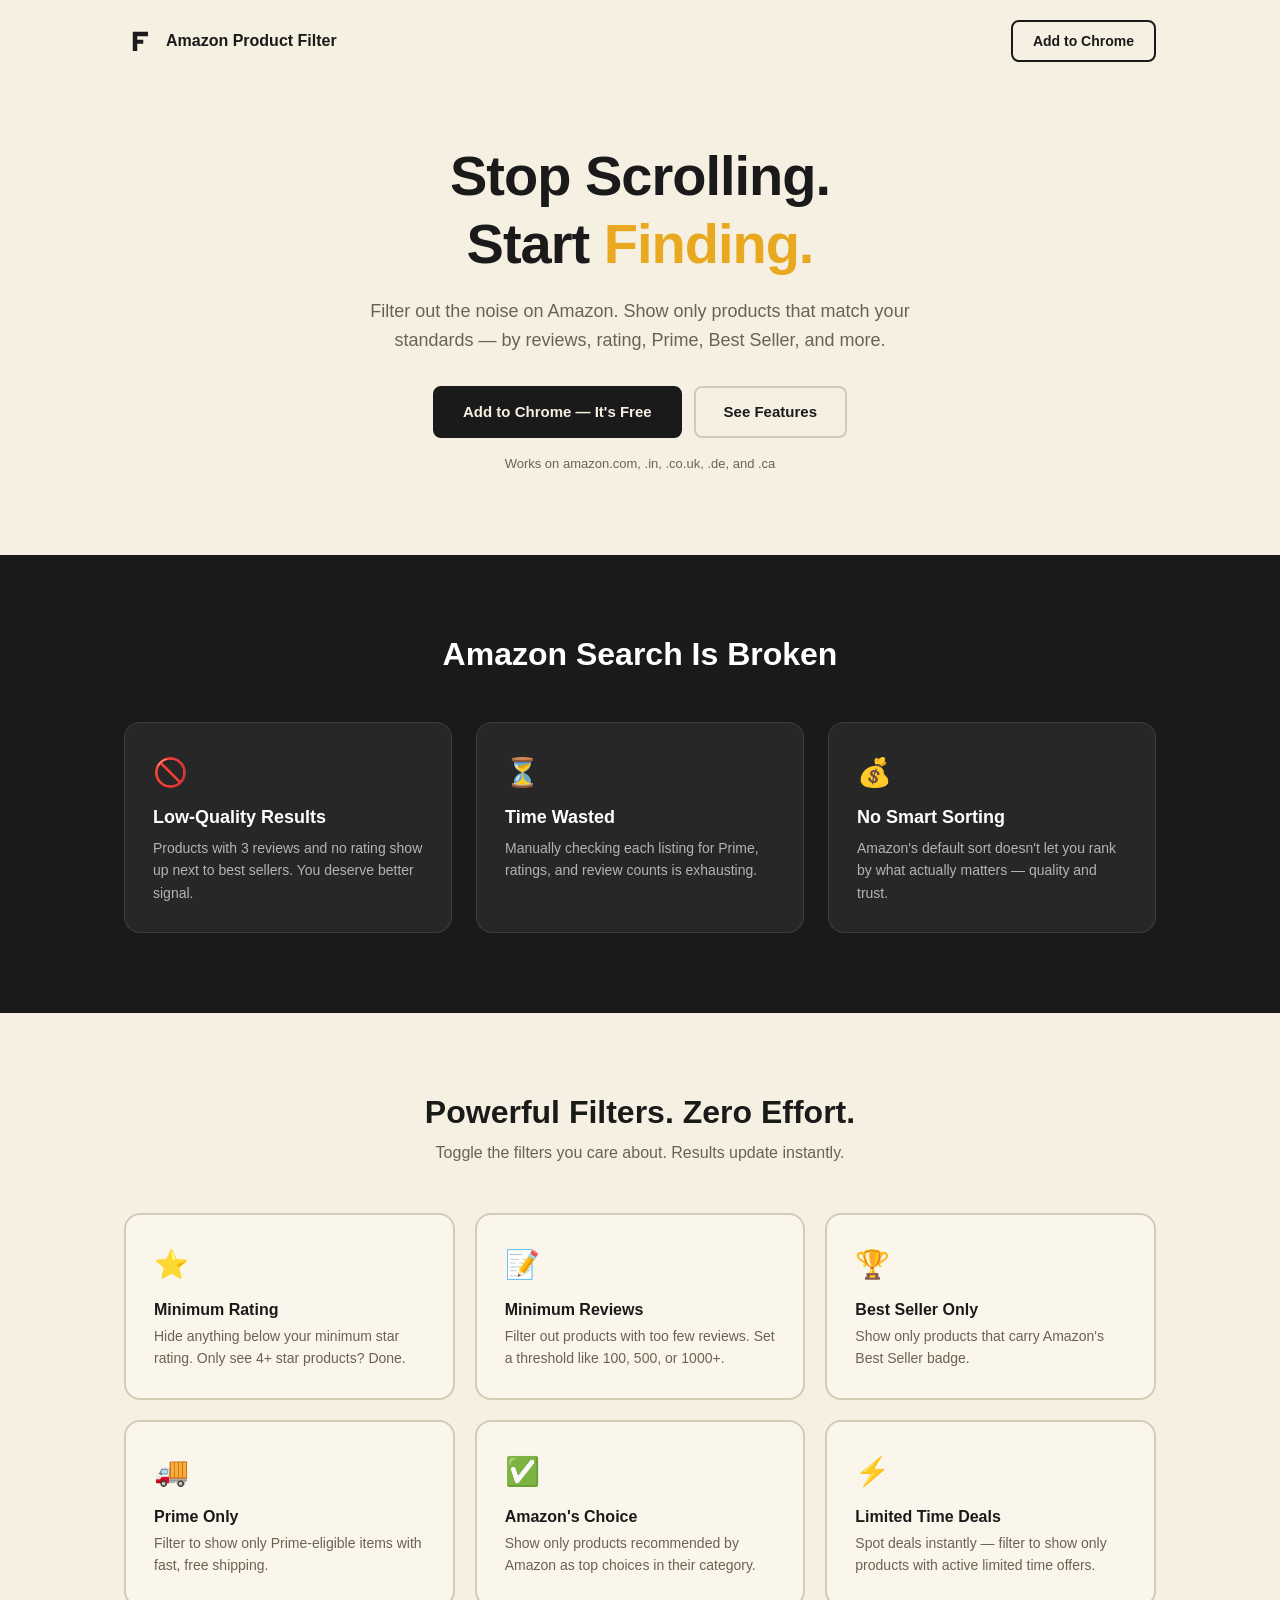
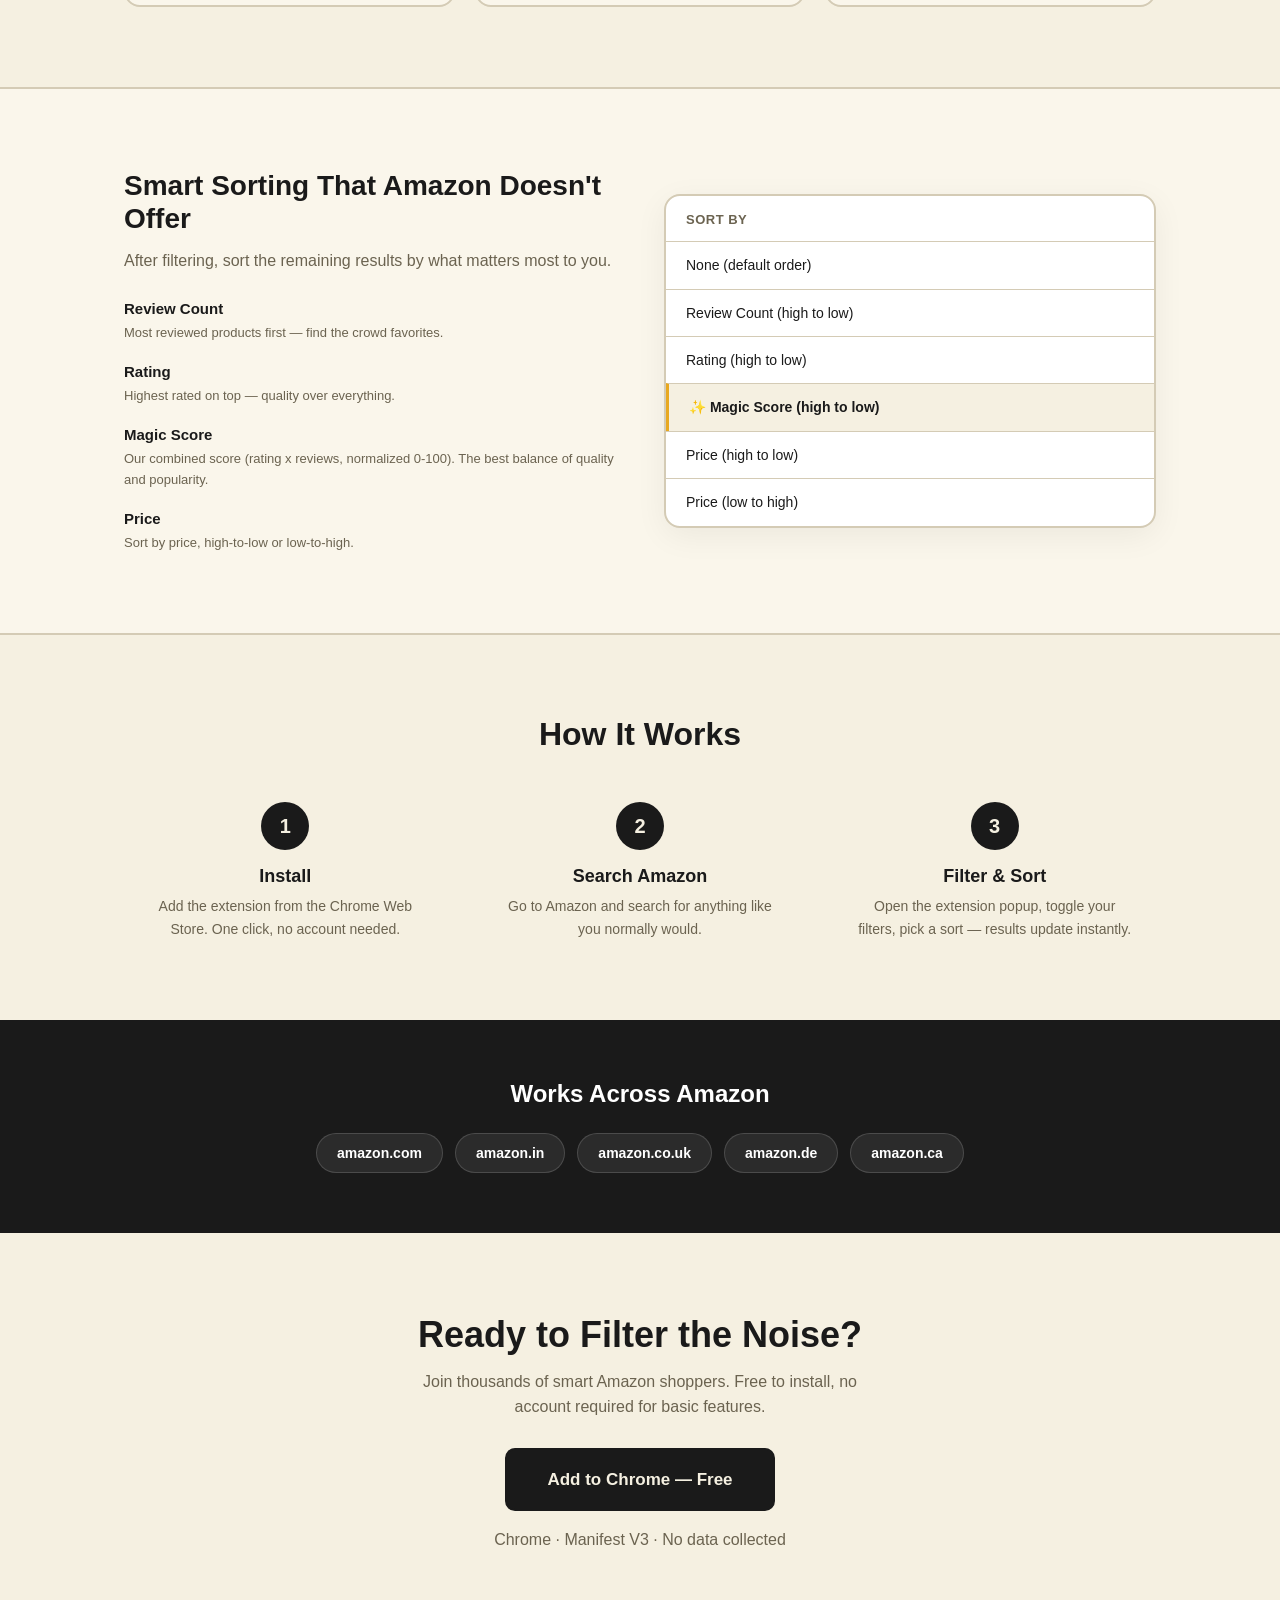
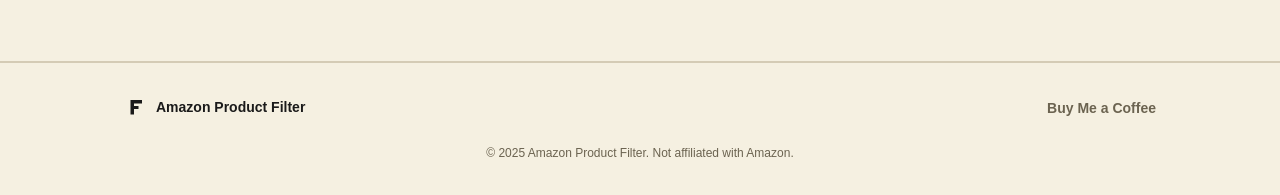
<file: landing/index.html>
<!DOCTYPE html>
<html lang="en">
<head>
  <meta charset="UTF-8">
  <meta name="viewport" content="width=device-width, initial-scale=1.0">
  <title>Amazon Product Filter — Smart Filtering & Sorting for Amazon</title>
  <meta name="description" content="Filter Amazon search results by reviews, rating, Prime, Best Seller, and more. Sort by Magic Score, price, or rating. Free Chrome extension.">
  <link rel="stylesheet" href="style.css">
  <link rel="icon" href="../icons/icon48.png" type="image/png">
</head>
<body>

  <!-- Hero -->
  <header class="hero">
    <nav class="nav">
      <div class="nav-brand">
        <img src="../icons/icon48.png" alt="Amazon Product Filter" width="32" height="32">
        <span>Amazon Product Filter</span>
      </div>
      <a href="#install" class="nav-cta">Add to Chrome</a>
    </nav>

    <div class="hero-content">
      <h1>Stop Scrolling.<br>Start <span class="highlight">Finding.</span></h1>
      <p class="hero-sub">Filter out the noise on Amazon. Show only products that match your standards — by reviews, rating, Prime, Best Seller, and more.</p>
      <div class="hero-actions">
        <a href="#install" class="btn btn-primary">Add to Chrome — It's Free</a>
        <a href="#features" class="btn btn-secondary">See Features</a>
      </div>
      <p class="hero-note">Works on amazon.com, .in, .co.uk, .de, and .ca</p>
    </div>
  </header>

  <!-- Problem / Solution -->
  <section class="problem" id="why">
    <div class="container">
      <h2>Amazon Search Is Broken</h2>
      <div class="problem-grid">
        <div class="problem-card">
          <span class="problem-icon">&#128683;</span>
          <h3>Low-Quality Results</h3>
          <p>Products with 3 reviews and no rating show up next to best sellers. You deserve better signal.</p>
        </div>
        <div class="problem-card">
          <span class="problem-icon">&#9203;</span>
          <h3>Time Wasted</h3>
          <p>Manually checking each listing for Prime, ratings, and review counts is exhausting.</p>
        </div>
        <div class="problem-card">
          <span class="problem-icon">&#128176;</span>
          <h3>No Smart Sorting</h3>
          <p>Amazon's default sort doesn't let you rank by what actually matters — quality and trust.</p>
        </div>
      </div>
    </div>
  </section>

  <!-- Features -->
  <section class="features" id="features">
    <div class="container">
      <h2>Powerful Filters. Zero Effort.</h2>
      <p class="section-sub">Toggle the filters you care about. Results update instantly.</p>

      <div class="features-grid">
        <div class="feature-card">
          <div class="feature-icon">&#11088;</div>
          <h3>Minimum Rating</h3>
          <p>Hide anything below your minimum star rating. Only see 4+ star products? Done.</p>
        </div>
        <div class="feature-card">
          <div class="feature-icon">&#128221;</div>
          <h3>Minimum Reviews</h3>
          <p>Filter out products with too few reviews. Set a threshold like 100, 500, or 1000+.</p>
        </div>
        <div class="feature-card">
          <div class="feature-icon">&#127942;</div>
          <h3>Best Seller Only</h3>
          <p>Show only products that carry Amazon's Best Seller badge.</p>
        </div>
        <div class="feature-card">
          <div class="feature-icon">&#128666;</div>
          <h3>Prime Only</h3>
          <p>Filter to show only Prime-eligible items with fast, free shipping.</p>
        </div>
        <div class="feature-card">
          <div class="feature-icon">&#9989;</div>
          <h3>Amazon's Choice</h3>
          <p>Show only products recommended by Amazon as top choices in their category.</p>
        </div>
        <div class="feature-card">
          <div class="feature-icon">&#9889;</div>
          <h3>Limited Time Deals</h3>
          <p>Spot deals instantly — filter to show only products with active limited time offers.</p>
        </div>
      </div>
    </div>
  </section>

  <!-- Sorting -->
  <section class="sorting" id="sorting">
    <div class="container">
      <div class="sorting-layout">
        <div class="sorting-text">
          <h2>Smart Sorting That Amazon Doesn't Offer</h2>
          <p>After filtering, sort the remaining results by what matters most to you.</p>
          <ul class="sorting-list">
            <li>
              <strong>Review Count</strong>
              <span>Most reviewed products first — find the crowd favorites.</span>
            </li>
            <li>
              <strong>Rating</strong>
              <span>Highest rated on top — quality over everything.</span>
            </li>
            <li>
              <strong>Magic Score</strong>
              <span>Our combined score (rating x reviews, normalized 0-100). The best balance of quality and popularity.</span>
            </li>
            <li>
              <strong>Price</strong>
              <span>Sort by price, high-to-low or low-to-high.</span>
            </li>
          </ul>
        </div>
        <div class="sorting-visual">
          <div class="sort-demo">
            <div class="sort-demo-header">Sort By</div>
            <div class="sort-demo-option">None (default order)</div>
            <div class="sort-demo-option">Review Count (high to low)</div>
            <div class="sort-demo-option">Rating (high to low)</div>
            <div class="sort-demo-option active">&#10024; Magic Score (high to low)</div>
            <div class="sort-demo-option">Price (high to low)</div>
            <div class="sort-demo-option">Price (low to high)</div>
          </div>
        </div>
      </div>
    </div>
  </section>

  <!-- How it works -->
  <section class="how" id="how">
    <div class="container">
      <h2>How It Works</h2>
      <div class="steps">
        <div class="step">
          <div class="step-number">1</div>
          <h3>Install</h3>
          <p>Add the extension from the Chrome Web Store. One click, no account needed.</p>
        </div>
        <div class="step">
          <div class="step-number">2</div>
          <h3>Search Amazon</h3>
          <p>Go to Amazon and search for anything like you normally would.</p>
        </div>
        <div class="step">
          <div class="step-number">3</div>
          <h3>Filter & Sort</h3>
          <p>Open the extension popup, toggle your filters, pick a sort — results update instantly.</p>
        </div>
      </div>
    </div>
  </section>

  <!-- Domains -->
  <section class="domains">
    <div class="container">
      <h2>Works Across Amazon</h2>
      <div class="domain-list">
        <span class="domain-badge">amazon.com</span>
        <span class="domain-badge">amazon.in</span>
        <span class="domain-badge">amazon.co.uk</span>
        <span class="domain-badge">amazon.de</span>
        <span class="domain-badge">amazon.ca</span>
      </div>
    </div>
  </section>

  <!-- CTA -->
  <section class="cta" id="install">
    <div class="container">
      <h2>Ready to Filter the Noise?</h2>
      <p>Join thousands of smart Amazon shoppers. Free to install, no account required for basic features.</p>
      <a href="#" class="btn btn-primary btn-large" id="installBtn">Add to Chrome — Free</a>
      <p class="cta-note">Chrome &middot; Manifest V3 &middot; No data collected</p>
    </div>
  </section>

  <!-- Footer -->
  <footer class="footer">
    <div class="container footer-inner">
      <div class="footer-brand">
        <img src="../icons/icon48.png" alt="" width="24" height="24">
        <span>Amazon Product Filter</span>
      </div>
      <div class="footer-links">
        <a href="https://buymeacoffee.com/sarvesh42" target="_blank" rel="noopener">Buy Me a Coffee</a>
      </div>
      <p class="footer-copy">&copy; 2025 Amazon Product Filter. Not affiliated with Amazon.</p>
    </div>
  </footer>

</body>
</html>
</file>
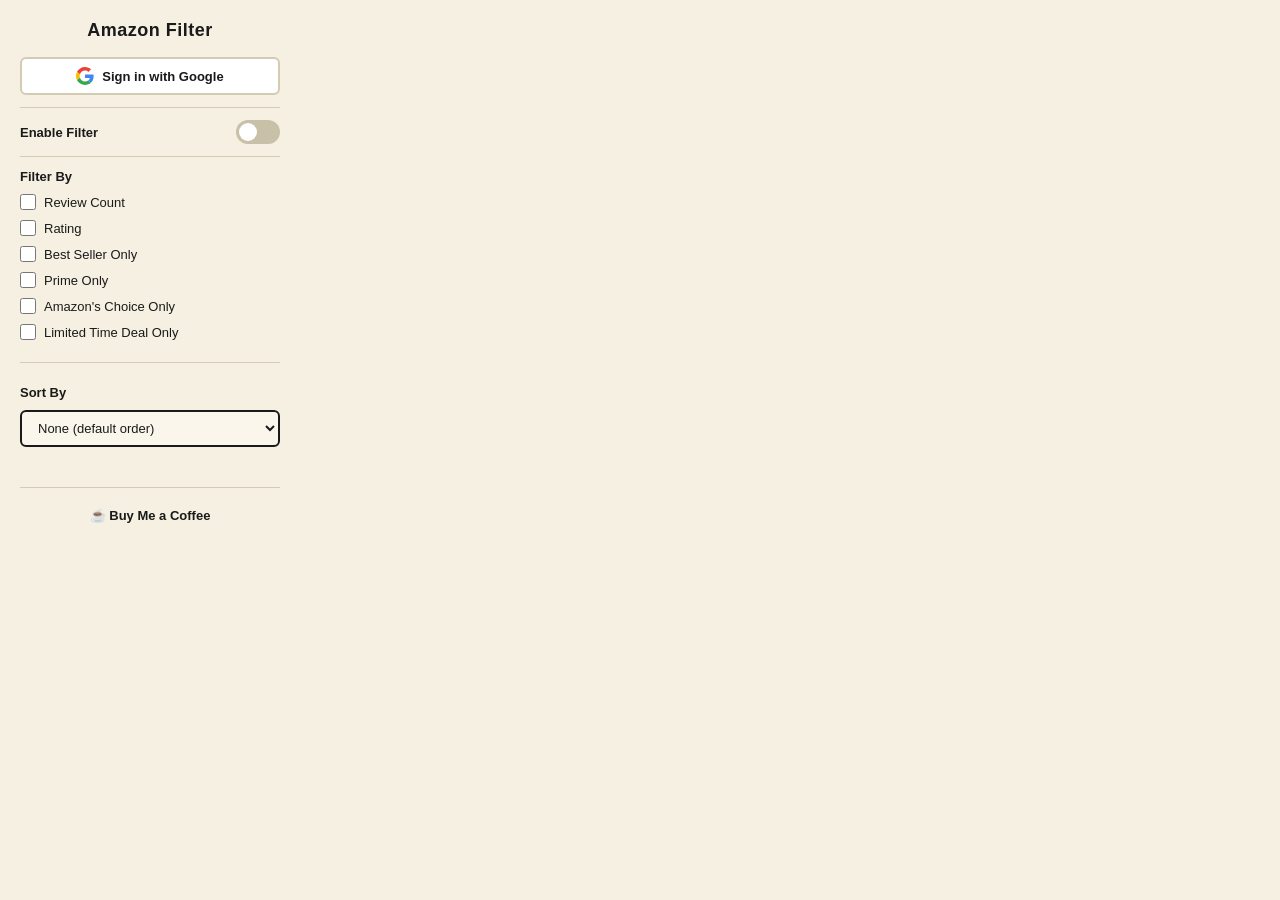
<file: popup.html>
<!DOCTYPE html>
<html lang="en">
<head>
  <meta charset="UTF-8">
  <meta name="viewport" content="width=device-width, initial-scale=1.0">
  <title>Amazon Product Filter</title>
  <link rel="stylesheet" href="popup.css">
</head>
<body>
  <div class="container">
    <h1>Amazon Filter</h1>

    <!-- Auth section -->
    <div id="authSection">
      <button id="signInBtn" class="google-btn">
        <svg width="18" height="18" viewBox="0 0 48 48"><path fill="#EA4335" d="M24 9.5c3.54 0 6.71 1.22 9.21 3.6l6.85-6.85C35.9 2.38 30.47 0 24 0 14.62 0 6.51 5.38 2.56 13.22l7.98 6.19C12.43 13.72 17.74 9.5 24 9.5z"/><path fill="#4285F4" d="M46.98 24.55c0-1.57-.15-3.09-.38-4.55H24v9.02h12.94c-.58 2.96-2.26 5.48-4.78 7.18l7.73 6c4.51-4.18 7.09-10.36 7.09-17.65z"/><path fill="#FBBC05" d="M10.53 28.59a14.5 14.5 0 0 1 0-9.18l-7.98-6.19a24.01 24.01 0 0 0 0 21.56l7.98-6.19z"/><path fill="#34A853" d="M24 48c6.48 0 11.93-2.13 15.89-5.81l-7.73-6c-2.15 1.45-4.92 2.3-8.16 2.3-6.26 0-11.57-4.22-13.47-9.91l-7.98 6.19C6.51 42.62 14.62 48 24 48z"/></svg>
        Sign in with Google
      </button>
      <div id="userInfo" class="user-info" style="display:none">
        <span id="userEmail"></span>
        <a href="#" id="signOutBtn">Sign out</a>
      </div>
    </div>

    <div class="divider"></div>

    <div class="setting-row">
      <span class="label">Enable Filter</span>
      <label class="toggle">
        <input type="checkbox" id="enabled">
        <span class="slider"></span>
      </label>
    </div>

    <div class="divider"></div>

    <div class="setting-group" id="filterSettings">
      <span class="label">Filter By</span>

      <!-- Review Count -->
      <div class="filter-item">
        <label class="checkbox-row">
          <input type="checkbox" id="f_review_count">
          <span>Review Count</span>
        </label>
        <div class="threshold-row" id="th_review_count">
          <input type="number" id="val_review_count" min="0" step="1" placeholder="Min e.g. 100">
        </div>
      </div>

      <!-- Rating -->
      <div class="filter-item">
        <label class="checkbox-row">
          <input type="checkbox" id="f_rating">
          <span>Rating</span>
        </label>
        <div class="threshold-row" id="th_rating">
          <input type="number" id="val_rating" min="0" max="5" step="0.1" placeholder="Min e.g. 4.0">
        </div>
      </div>

      <!-- Best Seller -->
      <div class="filter-item">
        <label class="checkbox-row">
          <input type="checkbox" id="f_best_seller">
          <span>Best Seller Only</span>
        </label>
      </div>

      <!-- Prime -->
      <div class="filter-item">
        <label class="checkbox-row">
          <input type="checkbox" id="f_prime">
          <span>Prime Only</span>
        </label>
      </div>

      <!-- Amazon's Choice -->
      <div class="filter-item">
        <label class="checkbox-row">
          <input type="checkbox" id="f_amazons_choice">
          <span>Amazon's Choice Only</span>
        </label>
      </div>

      <!-- Limited Time Deal -->
      <div class="filter-item">
        <label class="checkbox-row">
          <input type="checkbox" id="f_limited_time_deal">
          <span>Limited Time Deal Only</span>
        </label>
      </div>

      <div class="divider"></div>

      <!-- Sort -->
      <span class="label">Sort By</span>
      <select id="sortBy">
        <option value="none">None (default order)</option>
        <option value="review_count_desc">Review Count (high to low)</option>
        <option value="rating_desc">Rating (high to low)</option>
        <option value="magic_score_desc" class="pro-option">&#128274; Magic Score (high to low)</option>
        <option value="price_desc" class="pro-option">&#128274; Price (high to low)</option>
        <option value="price_asc" class="pro-option">&#128274; Price (low to high)</option>
      </select>
    </div>

    <p class="status" id="status"></p>

    <div class="divider"></div>
    <a href="https://buymeacoffee.com/sarvesh42" target="_blank" class="bmc-link">
      ☕ Buy Me a Coffee
    </a>
  </div>

  <script src="popup.js"></script>
</body>
</html>
</file>
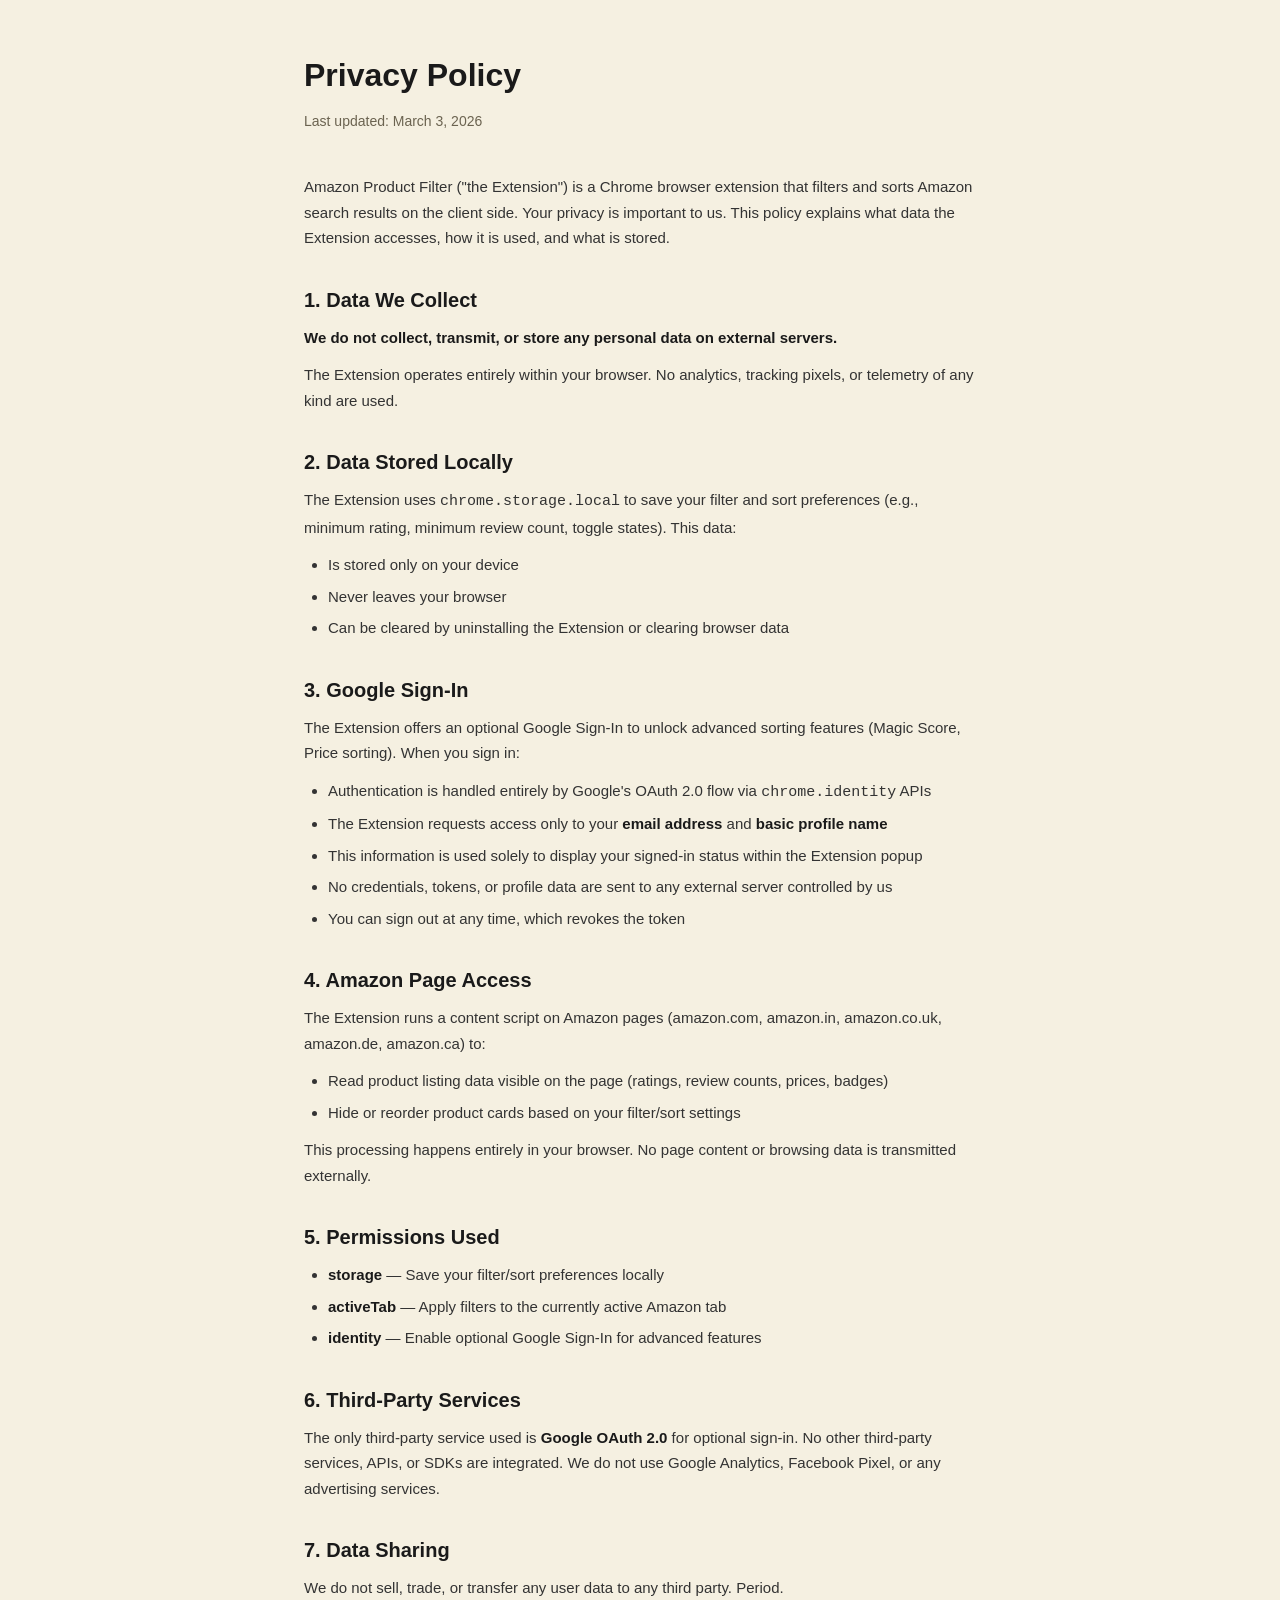
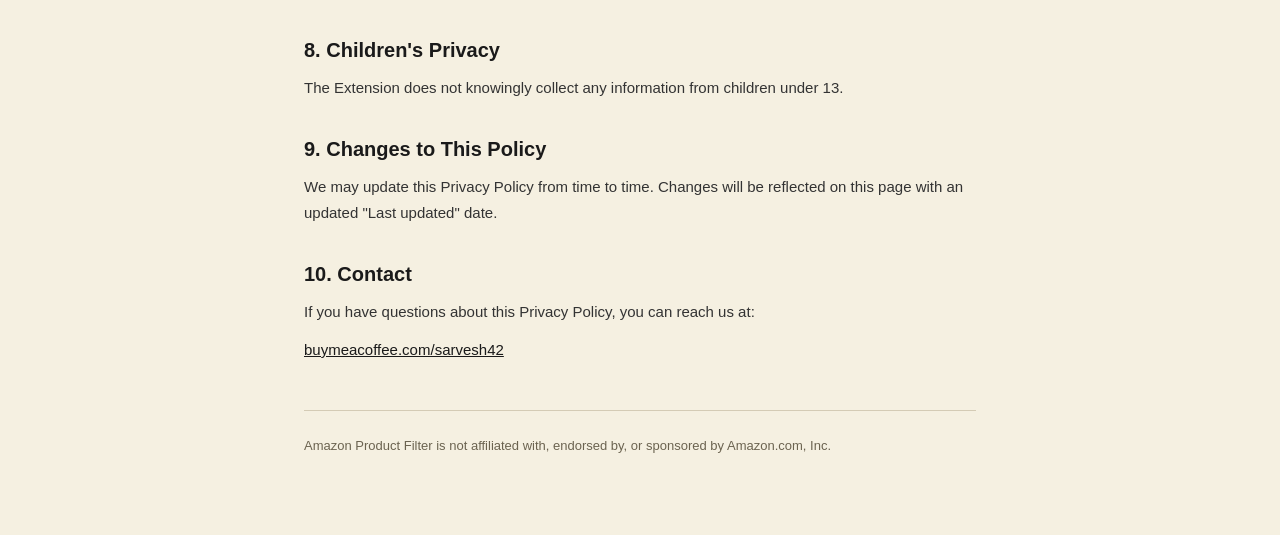
<file: privacy-policy.html>
<!DOCTYPE html>
<html lang="en">
<head>
  <meta charset="UTF-8">
  <meta name="viewport" content="width=device-width, initial-scale=1.0">
  <title>Privacy Policy — Amazon Product Filter</title>
  <style>
    * { margin: 0; padding: 0; box-sizing: border-box; }
    body { font-family: 'Segoe UI', -apple-system, sans-serif; background: #f5f0e1; color: #1a1a1a; line-height: 1.7; }
    .container { max-width: 720px; margin: 0 auto; padding: 48px 24px 80px; }
    h1 { font-size: 32px; font-weight: 800; margin-bottom: 8px; }
    .updated { font-size: 14px; color: #6b6350; margin-bottom: 40px; }
    h2 { font-size: 20px; font-weight: 700; margin-top: 32px; margin-bottom: 8px; }
    p, li { font-size: 15px; color: #333; }
    p { margin-bottom: 12px; }
    ul { padding-left: 24px; margin-bottom: 12px; }
    li { margin-bottom: 6px; }
    strong { color: #1a1a1a; }
    a { color: #1a1a1a; text-decoration: underline; }
    .footer { margin-top: 48px; padding-top: 24px; border-top: 1px solid #d4cbb5; font-size: 13px; color: #6b6350; }
  </style>
</head>
<body>
  <div class="container">
    <h1>Privacy Policy</h1>
    <p class="updated">Last updated: March 3, 2026</p>

    <p>Amazon Product Filter ("the Extension") is a Chrome browser extension that filters and sorts Amazon search results on the client side. Your privacy is important to us. This policy explains what data the Extension accesses, how it is used, and what is stored.</p>

    <h2>1. Data We Collect</h2>
    <p><strong>We do not collect, transmit, or store any personal data on external servers.</strong></p>
    <p>The Extension operates entirely within your browser. No analytics, tracking pixels, or telemetry of any kind are used.</p>

    <h2>2. Data Stored Locally</h2>
    <p>The Extension uses <code>chrome.storage.local</code> to save your filter and sort preferences (e.g., minimum rating, minimum review count, toggle states). This data:</p>
    <ul>
      <li>Is stored only on your device</li>
      <li>Never leaves your browser</li>
      <li>Can be cleared by uninstalling the Extension or clearing browser data</li>
    </ul>

    <h2>3. Google Sign-In</h2>
    <p>The Extension offers an optional Google Sign-In to unlock advanced sorting features (Magic Score, Price sorting). When you sign in:</p>
    <ul>
      <li>Authentication is handled entirely by Google's OAuth 2.0 flow via <code>chrome.identity</code> APIs</li>
      <li>The Extension requests access only to your <strong>email address</strong> and <strong>basic profile name</strong></li>
      <li>This information is used solely to display your signed-in status within the Extension popup</li>
      <li>No credentials, tokens, or profile data are sent to any external server controlled by us</li>
      <li>You can sign out at any time, which revokes the token</li>
    </ul>

    <h2>4. Amazon Page Access</h2>
    <p>The Extension runs a content script on Amazon pages (amazon.com, amazon.in, amazon.co.uk, amazon.de, amazon.ca) to:</p>
    <ul>
      <li>Read product listing data visible on the page (ratings, review counts, prices, badges)</li>
      <li>Hide or reorder product cards based on your filter/sort settings</li>
    </ul>
    <p>This processing happens entirely in your browser. No page content or browsing data is transmitted externally.</p>

    <h2>5. Permissions Used</h2>
    <ul>
      <li><strong>storage</strong> — Save your filter/sort preferences locally</li>
      <li><strong>activeTab</strong> — Apply filters to the currently active Amazon tab</li>
      <li><strong>identity</strong> — Enable optional Google Sign-In for advanced features</li>
    </ul>

    <h2>6. Third-Party Services</h2>
    <p>The only third-party service used is <strong>Google OAuth 2.0</strong> for optional sign-in. No other third-party services, APIs, or SDKs are integrated. We do not use Google Analytics, Facebook Pixel, or any advertising services.</p>

    <h2>7. Data Sharing</h2>
    <p>We do not sell, trade, or transfer any user data to any third party. Period.</p>

    <h2>8. Children's Privacy</h2>
    <p>The Extension does not knowingly collect any information from children under 13.</p>

    <h2>9. Changes to This Policy</h2>
    <p>We may update this Privacy Policy from time to time. Changes will be reflected on this page with an updated "Last updated" date.</p>

    <h2>10. Contact</h2>
    <p>If you have questions about this Privacy Policy, you can reach us at:</p>
    <p><a href="https://buymeacoffee.com/sarvesh42">buymeacoffee.com/sarvesh42</a></p>

    <div class="footer">
      Amazon Product Filter is not affiliated with, endorsed by, or sponsored by Amazon.com, Inc.
    </div>
  </div>
</body>
</html>
</file>
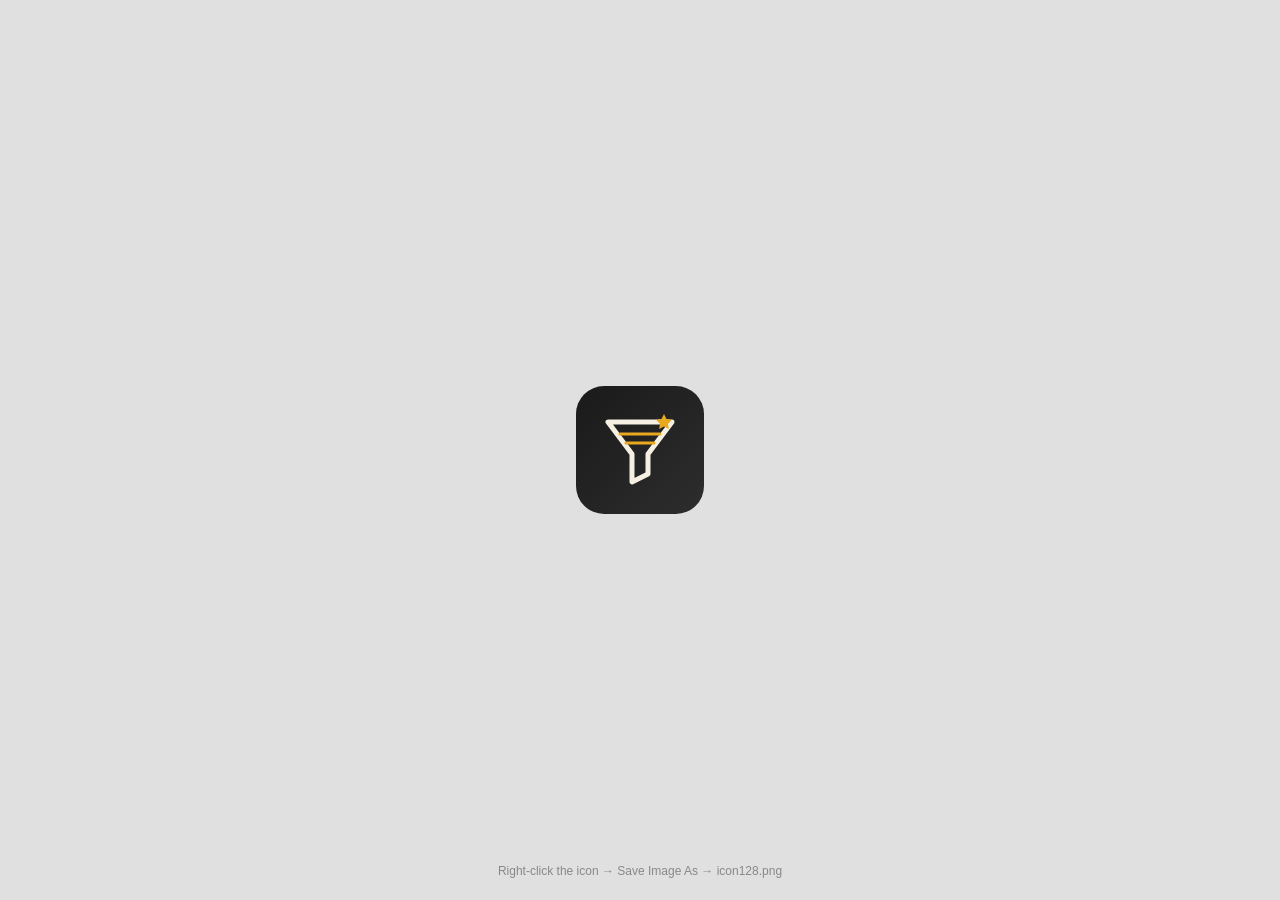
<file: assets/icon128.html>
<!DOCTYPE html>
<html><head>
<meta charset="UTF-8">
<title>Store Icon 128x128</title>
<style>
  body { margin: 0; background: #e0e0e0; display: flex; align-items: center; justify-content: center; height: 100vh; }
  .icon { width: 128px; height: 128px; }
</style>
</head><body>
  <img class="icon" src="icon128.svg" alt="Store Icon">
  <p style="position:fixed;bottom:10px;font:12px sans-serif;color:#888">Right-click the icon → Save Image As → icon128.png</p>
</body></html>
</file>
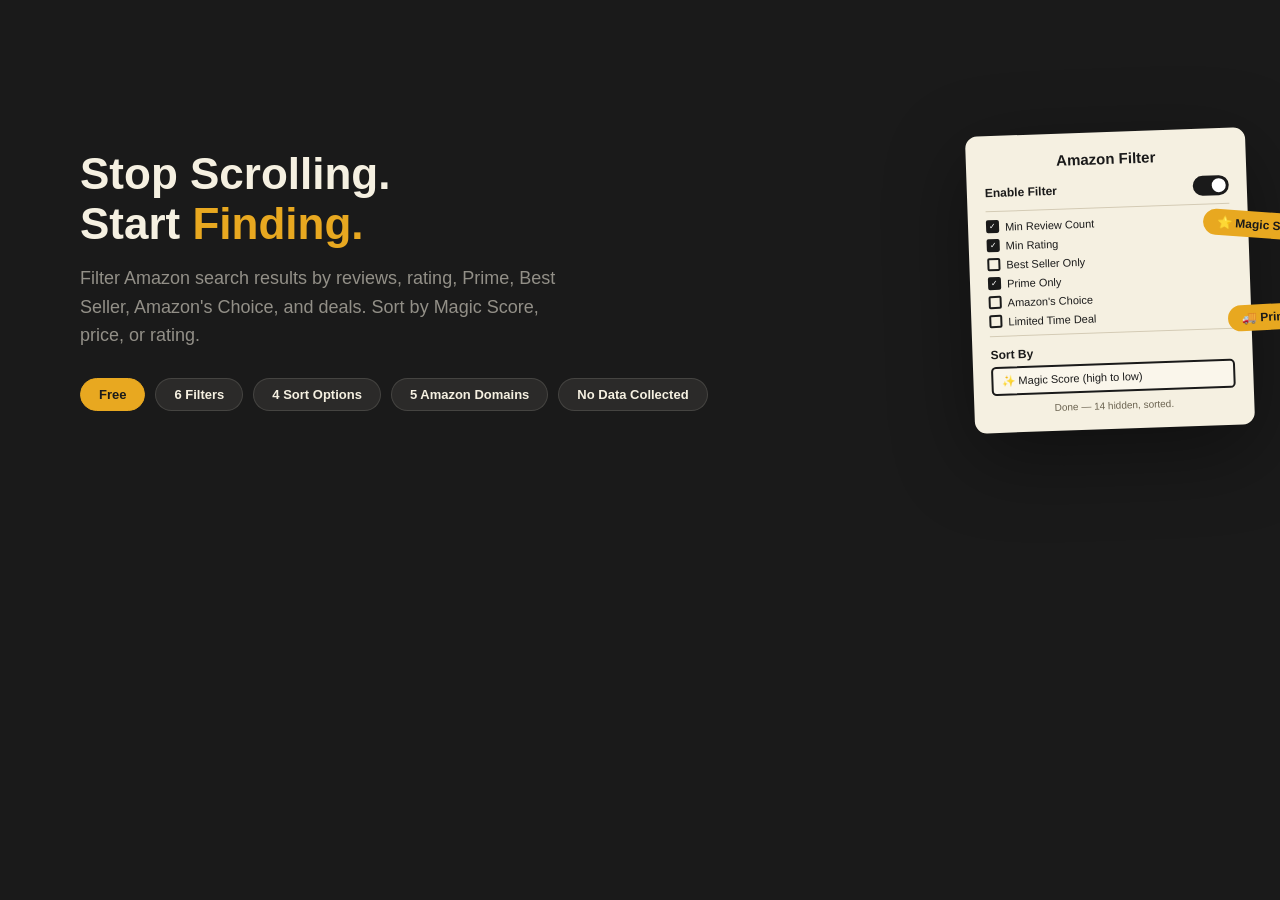
<file: assets/marquee_promo.html>
<!DOCTYPE html>
<html><head>
<meta charset="UTF-8">
<title>Marquee Promo Tile (1400x560)</title>
<style>
  * { margin: 0; padding: 0; box-sizing: border-box; }
  body { width: 1400px; height: 560px; font-family: 'Segoe UI', -apple-system, sans-serif; background: #1a1a1a; color: #f5f0e1; overflow: hidden; }

  .layout { display: flex; width: 100%; height: 100%; align-items: center; }

  .left { flex: 1; padding: 60px 80px; }
  .left h1 { font-size: 44px; font-weight: 800; line-height: 1.15; margin-bottom: 14px; }
  .left h1 span { color: #e8a820; }
  .left p { font-size: 18px; color: rgba(245,240,225,0.55); line-height: 1.6; max-width: 480px; margin-bottom: 28px; }
  .tags { display: flex; gap: 10px; flex-wrap: wrap; }
  .tag { background: rgba(245,240,225,0.08); border: 1px solid rgba(245,240,225,0.12); padding: 8px 18px; border-radius: 100px; font-size: 13px; font-weight: 600; }
  .tag.highlight { background: #e8a820; color: #1a1a1a; border-color: #e8a820; }

  .right { flex: 0 0 540px; display: flex; align-items: center; justify-content: center; padding-right: 40px; }

  /* Popup mockup */
  .popup {
    width: 280px; background: #f5f0e1; border-radius: 12px; color: #1a1a1a;
    box-shadow: 0 24px 80px rgba(0,0,0,0.4);
    padding: 18px; transform: rotate(-2deg);
  }
  .popup-title { font-size: 15px; font-weight: 700; text-align: center; margin-bottom: 12px; }
  .mock-row { display: flex; justify-content: space-between; align-items: center; margin-bottom: 8px; }
  .mock-label { font-size: 12px; font-weight: 600; }
  .mock-toggle { width: 36px; height: 20px; border-radius: 20px; background: #1a1a1a; position: relative; }
  .mock-toggle::after { content: ""; position: absolute; width: 14px; height: 14px; border-radius: 50%; background: #fff; top: 3px; right: 3px; }
  .mock-divider { height: 1px; background: #d4cbb5; margin: 8px 0; }
  .mock-cb-row { display: flex; align-items: center; gap: 6px; margin-bottom: 6px; font-size: 11px; }
  .mock-cb { width: 13px; height: 13px; border: 2px solid #1a1a1a; border-radius: 2px; flex-shrink: 0; display: flex; align-items: center; justify-content: center; }
  .mock-cb.checked { background: #1a1a1a; }
  .mock-cb.checked::after { content: "✓"; color: #fff; font-size: 8px; }
  .mock-select { width: 100%; padding: 6px 8px; border: 2px solid #1a1a1a; border-radius: 5px; background: #faf6eb; font-size: 11px; margin-top: 4px; }
  .mock-status { text-align: center; font-size: 10px; color: #6b6350; margin-top: 8px; }

  /* Decorative elements */
  .float-badge {
    position: absolute; background: #e8a820; color: #1a1a1a; font-size: 12px; font-weight: 800;
    padding: 6px 14px; border-radius: 100px; white-space: nowrap;
  }
  .right { position: relative; }
  .fb1 { top: 80px; right: 80px; transform: rotate(4deg); }
  .fb2 { bottom: 100px; right: 60px; transform: rotate(-3deg); }
</style>
</head>
<body>
  <div class="layout">
    <div class="left">
      <h1>Stop Scrolling.<br>Start <span>Finding.</span></h1>
      <p>Filter Amazon search results by reviews, rating, Prime, Best Seller, Amazon's Choice, and deals. Sort by Magic Score, price, or rating.</p>
      <div class="tags">
        <span class="tag highlight">Free</span>
        <span class="tag">6 Filters</span>
        <span class="tag">4 Sort Options</span>
        <span class="tag">5 Amazon Domains</span>
        <span class="tag">No Data Collected</span>
      </div>
    </div>
    <div class="right">
      <div class="popup">
        <div class="popup-title">Amazon Filter</div>
        <div class="mock-row">
          <span class="mock-label">Enable Filter</span>
          <div class="mock-toggle"></div>
        </div>
        <div class="mock-divider"></div>
        <div class="mock-cb-row"><div class="mock-cb checked"></div> Min Review Count</div>
        <div class="mock-cb-row"><div class="mock-cb checked"></div> Min Rating</div>
        <div class="mock-cb-row"><div class="mock-cb"></div> Best Seller Only</div>
        <div class="mock-cb-row"><div class="mock-cb checked"></div> Prime Only</div>
        <div class="mock-cb-row"><div class="mock-cb"></div> Amazon's Choice</div>
        <div class="mock-cb-row"><div class="mock-cb"></div> Limited Time Deal</div>
        <div class="mock-divider"></div>
        <span class="mock-label">Sort By</span>
        <div class="mock-select">&#10024; Magic Score (high to low)</div>
        <div class="mock-status">Done — 14 hidden, sorted.</div>
      </div>
      <div class="float-badge fb1">&#11088; Magic Score</div>
      <div class="float-badge fb2">&#128666; Prime Filter</div>
    </div>
  </div>
</body>
</html>
</file>
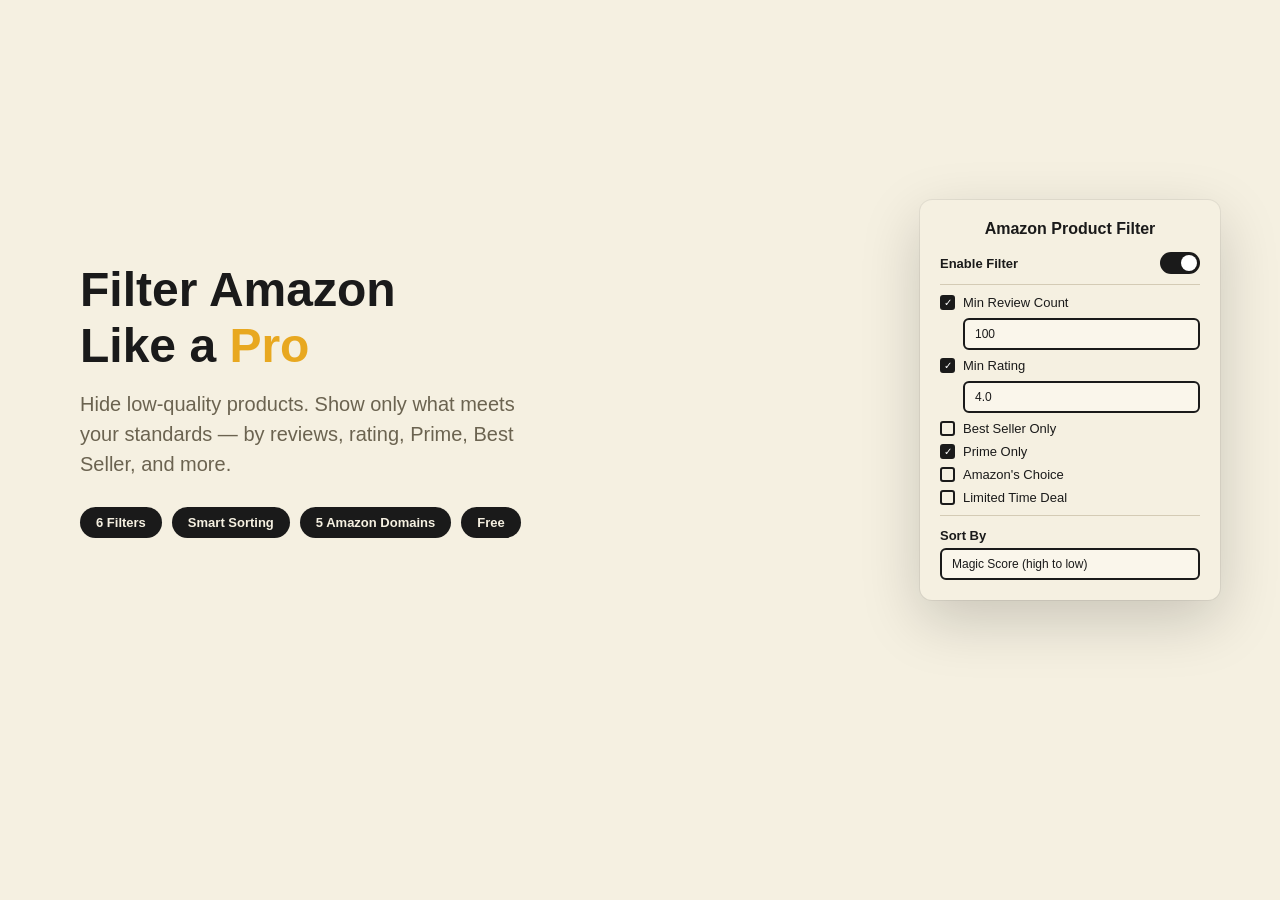
<file: assets/screenshot1.html>
<!DOCTYPE html>
<html><head>
<meta charset="UTF-8">
<title>Screenshot 1 — Filters Overview (1280x800)</title>
<style>
  * { margin: 0; padding: 0; box-sizing: border-box; }
  body { width: 1280px; height: 800px; font-family: 'Segoe UI', -apple-system, sans-serif; background: #f5f0e1; overflow: hidden; }

  .layout { display: flex; width: 100%; height: 100%; }

  /* Left side — info */
  .info { flex: 1; display: flex; flex-direction: column; justify-content: center; padding: 80px; }
  .info h1 { font-size: 48px; font-weight: 800; color: #1a1a1a; line-height: 1.15; margin-bottom: 16px; }
  .info h1 span { color: #e8a820; }
  .info p { font-size: 20px; color: #6b6350; line-height: 1.5; max-width: 440px; }
  .badges { display: flex; gap: 10px; margin-top: 28px; flex-wrap: wrap; }
  .badge { background: #1a1a1a; color: #f5f0e1; font-size: 13px; font-weight: 600; padding: 8px 16px; border-radius: 100px; }

  /* Right side — popup mockup */
  .popup-wrap { flex: 0 0 420px; display: flex; align-items: center; justify-content: center; }
  .popup {
    width: 300px; background: #f5f0e1; border-radius: 12px;
    box-shadow: 0 20px 60px rgba(0,0,0,0.18), 0 0 0 1px rgba(0,0,0,0.06);
    padding: 20px; position: relative;
  }
  .popup::before {
    content: "Amazon Product Filter"; display: block;
    font-size: 16px; font-weight: 700; text-align: center; margin-bottom: 14px; color: #1a1a1a;
  }

  .mock-row { display: flex; justify-content: space-between; align-items: center; margin-bottom: 10px; }
  .mock-label { font-size: 13px; font-weight: 600; color: #1a1a1a; }
  .mock-toggle { width: 40px; height: 22px; border-radius: 22px; background: #1a1a1a; position: relative; }
  .mock-toggle::after { content: ""; position: absolute; width: 16px; height: 16px; border-radius: 50%; background: #fff; top: 3px; right: 3px; }

  .mock-divider { height: 1px; background: #d4cbb5; margin: 10px 0; }

  .mock-cb-row { display: flex; align-items: center; gap: 8px; margin-bottom: 8px; font-size: 13px; color: #1a1a1a; }
  .mock-cb { width: 15px; height: 15px; border: 2px solid #1a1a1a; border-radius: 3px; flex-shrink: 0; display: flex; align-items: center; justify-content: center; }
  .mock-cb.checked { background: #1a1a1a; }
  .mock-cb.checked::after { content: "✓"; color: #fff; font-size: 10px; }

  .mock-input { width: 100%; padding: 7px 10px; border: 2px solid #1a1a1a; border-radius: 6px; background: #faf6eb; font-size: 12px; color: #1a1a1a; margin-bottom: 8px; margin-left: 23px; max-width: calc(100% - 23px); }

  .mock-select { width: 100%; padding: 7px 10px; border: 2px solid #1a1a1a; border-radius: 6px; background: #faf6eb; font-size: 12px; color: #1a1a1a; margin-top: 4px; }
</style>
</head>
<body>
  <div class="layout">
    <div class="info">
      <h1>Filter Amazon<br>Like a <span>Pro</span></h1>
      <p>Hide low-quality products. Show only what meets your standards — by reviews, rating, Prime, Best Seller, and more.</p>
      <div class="badges">
        <span class="badge">6 Filters</span>
        <span class="badge">Smart Sorting</span>
        <span class="badge">5 Amazon Domains</span>
        <span class="badge">Free</span>
      </div>
    </div>
    <div class="popup-wrap">
      <div class="popup">
        <div class="mock-row">
          <span class="mock-label">Enable Filter</span>
          <div class="mock-toggle"></div>
        </div>
        <div class="mock-divider"></div>
        <div class="mock-cb-row"><div class="mock-cb checked"></div> Min Review Count</div>
        <div class="mock-input">100</div>
        <div class="mock-cb-row"><div class="mock-cb checked"></div> Min Rating</div>
        <div class="mock-input">4.0</div>
        <div class="mock-cb-row"><div class="mock-cb"></div> Best Seller Only</div>
        <div class="mock-cb-row"><div class="mock-cb checked"></div> Prime Only</div>
        <div class="mock-cb-row"><div class="mock-cb"></div> Amazon's Choice</div>
        <div class="mock-cb-row"><div class="mock-cb"></div> Limited Time Deal</div>
        <div class="mock-divider"></div>
        <span class="mock-label">Sort By</span>
        <div class="mock-select">Magic Score (high to low)</div>
      </div>
    </div>
  </div>
</body>
</html>
</file>
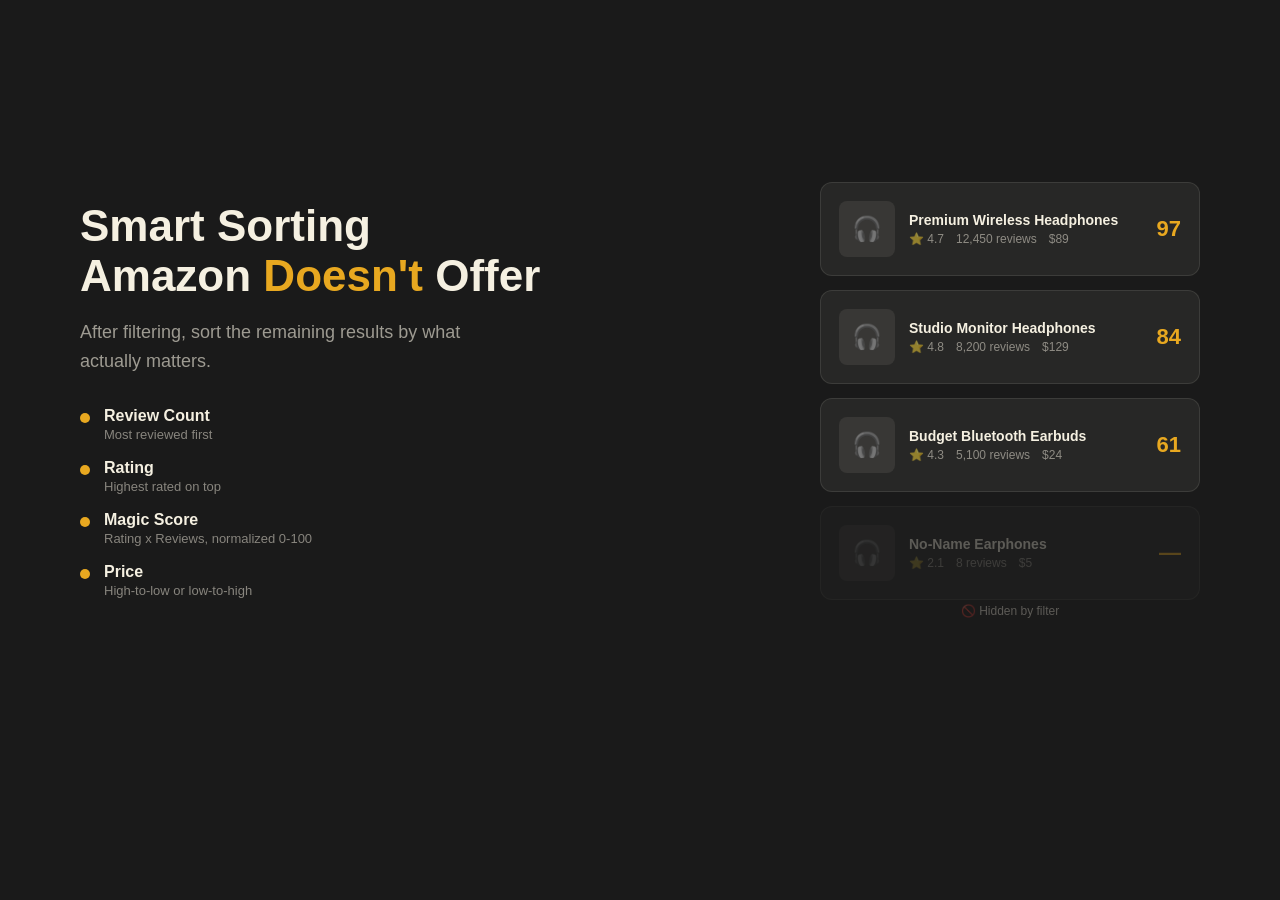
<file: assets/screenshot2.html>
<!DOCTYPE html>
<html><head>
<meta charset="UTF-8">
<title>Screenshot 2 — Sorting Features (1280x800)</title>
<style>
  * { margin: 0; padding: 0; box-sizing: border-box; }
  body { width: 1280px; height: 800px; font-family: 'Segoe UI', -apple-system, sans-serif; background: #1a1a1a; color: #f5f0e1; overflow: hidden; }

  .layout { display: flex; width: 100%; height: 100%; align-items: center; }

  .left { flex: 1; padding: 80px; }
  .left h1 { font-size: 44px; font-weight: 800; line-height: 1.15; margin-bottom: 16px; }
  .left h1 span { color: #e8a820; }
  .left p { font-size: 18px; color: rgba(245,240,225,0.6); line-height: 1.6; max-width: 440px; margin-bottom: 32px; }

  .sort-list { list-style: none; display: flex; flex-direction: column; gap: 16px; }
  .sort-item { display: flex; align-items: flex-start; gap: 14px; }
  .sort-bullet { width: 10px; height: 10px; border-radius: 50%; background: #e8a820; margin-top: 6px; flex-shrink: 0; }
  .sort-item strong { display: block; font-size: 16px; }
  .sort-item span { font-size: 13px; color: rgba(245,240,225,0.5); }

  .right { flex: 0 0 480px; display: flex; align-items: center; justify-content: center; padding-right: 60px; }

  /* Fake product cards */
  .cards { display: flex; flex-direction: column; gap: 14px; width: 380px; }
  .card {
    background: rgba(245,240,225,0.06); border: 1px solid rgba(245,240,225,0.1);
    border-radius: 12px; padding: 18px; display: flex; gap: 14px; align-items: center;
  }
  .card-img { width: 56px; height: 56px; border-radius: 8px; background: rgba(245,240,225,0.08); flex-shrink: 0; display: flex; align-items: center; justify-content: center; font-size: 24px; }
  .card-info { flex: 1; }
  .card-title { font-size: 14px; font-weight: 600; margin-bottom: 4px; }
  .card-meta { font-size: 12px; color: rgba(245,240,225,0.5); display: flex; gap: 12px; }
  .card-score { font-size: 22px; font-weight: 800; color: #e8a820; flex-shrink: 0; }

  .card.dimmed { opacity: 0.3; }
  .hidden-label { text-align: center; font-size: 12px; color: rgba(245,240,225,0.3); margin-top: 4px; }
</style>
</head>
<body>
  <div class="layout">
    <div class="left">
      <h1>Smart Sorting<br>Amazon <span>Doesn't</span> Offer</h1>
      <p>After filtering, sort the remaining results by what actually matters.</p>
      <ul class="sort-list">
        <li class="sort-item"><div class="sort-bullet"></div><div><strong>Review Count</strong><span>Most reviewed first</span></div></li>
        <li class="sort-item"><div class="sort-bullet"></div><div><strong>Rating</strong><span>Highest rated on top</span></div></li>
        <li class="sort-item"><div class="sort-bullet"></div><div><strong>Magic Score</strong><span>Rating x Reviews, normalized 0-100</span></div></li>
        <li class="sort-item"><div class="sort-bullet"></div><div><strong>Price</strong><span>High-to-low or low-to-high</span></div></li>
      </ul>
    </div>
    <div class="right">
      <div>
        <div class="cards">
          <div class="card">
            <div class="card-img">&#127911;</div>
            <div class="card-info">
              <div class="card-title">Premium Wireless Headphones</div>
              <div class="card-meta"><span>&#11088; 4.7</span><span>12,450 reviews</span><span>$89</span></div>
            </div>
            <div class="card-score">97</div>
          </div>
          <div class="card">
            <div class="card-img">&#127911;</div>
            <div class="card-info">
              <div class="card-title">Studio Monitor Headphones</div>
              <div class="card-meta"><span>&#11088; 4.8</span><span>8,200 reviews</span><span>$129</span></div>
            </div>
            <div class="card-score">84</div>
          </div>
          <div class="card">
            <div class="card-img">&#127911;</div>
            <div class="card-info">
              <div class="card-title">Budget Bluetooth Earbuds</div>
              <div class="card-meta"><span>&#11088; 4.3</span><span>5,100 reviews</span><span>$24</span></div>
            </div>
            <div class="card-score">61</div>
          </div>
          <div class="card dimmed">
            <div class="card-img">&#127911;</div>
            <div class="card-info">
              <div class="card-title">No-Name Earphones</div>
              <div class="card-meta"><span>&#11088; 2.1</span><span>8 reviews</span><span>$5</span></div>
            </div>
            <div class="card-score">—</div>
          </div>
        </div>
        <div class="hidden-label">&#128683; Hidden by filter</div>
      </div>
    </div>
  </div>
</body>
</html>
</file>
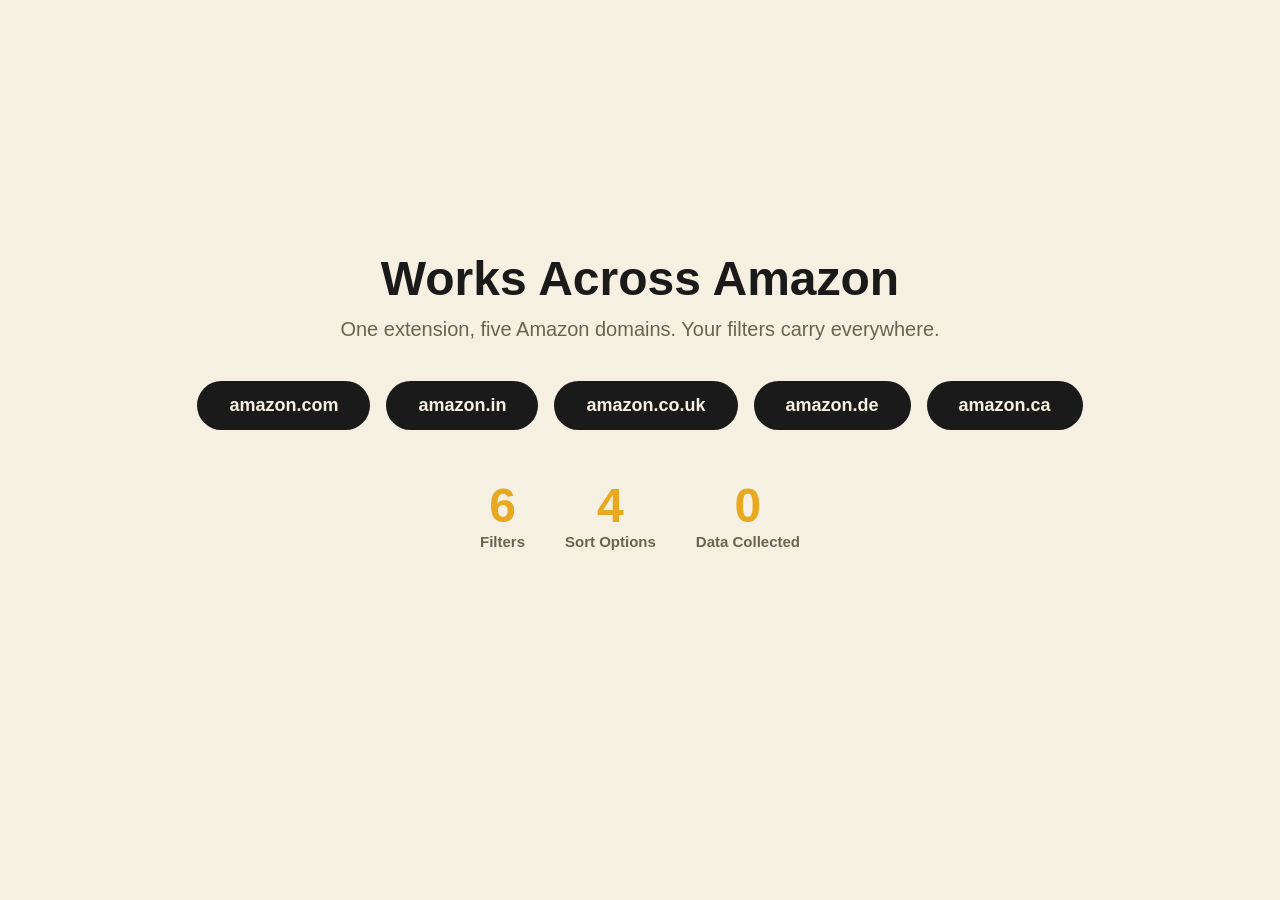
<file: assets/screenshot3.html>
<!DOCTYPE html>
<html><head>
<meta charset="UTF-8">
<title>Screenshot 3 — Supported Domains (1280x800)</title>
<style>
  * { margin: 0; padding: 0; box-sizing: border-box; }
  body { width: 1280px; height: 800px; font-family: 'Segoe UI', -apple-system, sans-serif; background: #f5f0e1; overflow: hidden; display: flex; align-items: center; justify-content: center; }

  .content { text-align: center; }
  .content h1 { font-size: 48px; font-weight: 800; color: #1a1a1a; margin-bottom: 12px; }
  .content p { font-size: 20px; color: #6b6350; margin-bottom: 40px; }

  .domains { display: flex; gap: 16px; justify-content: center; flex-wrap: wrap; margin-bottom: 48px; }
  .domain {
    background: #1a1a1a; color: #f5f0e1; font-size: 18px; font-weight: 700;
    padding: 14px 32px; border-radius: 100px;
  }

  .features { display: flex; gap: 40px; justify-content: center; margin-top: 20px; }
  .feat { text-align: center; }
  .feat-num { font-size: 48px; font-weight: 800; color: #e8a820; }
  .feat-label { font-size: 15px; color: #6b6350; font-weight: 600; }
</style>
</head>
<body>
  <div class="content">
    <h1>Works Across Amazon</h1>
    <p>One extension, five Amazon domains. Your filters carry everywhere.</p>
    <div class="domains">
      <span class="domain">amazon.com</span>
      <span class="domain">amazon.in</span>
      <span class="domain">amazon.co.uk</span>
      <span class="domain">amazon.de</span>
      <span class="domain">amazon.ca</span>
    </div>
    <div class="features">
      <div class="feat"><div class="feat-num">6</div><div class="feat-label">Filters</div></div>
      <div class="feat"><div class="feat-num">4</div><div class="feat-label">Sort Options</div></div>
      <div class="feat"><div class="feat-num">0</div><div class="feat-label">Data Collected</div></div>
    </div>
  </div>
</body>
</html>
</file>
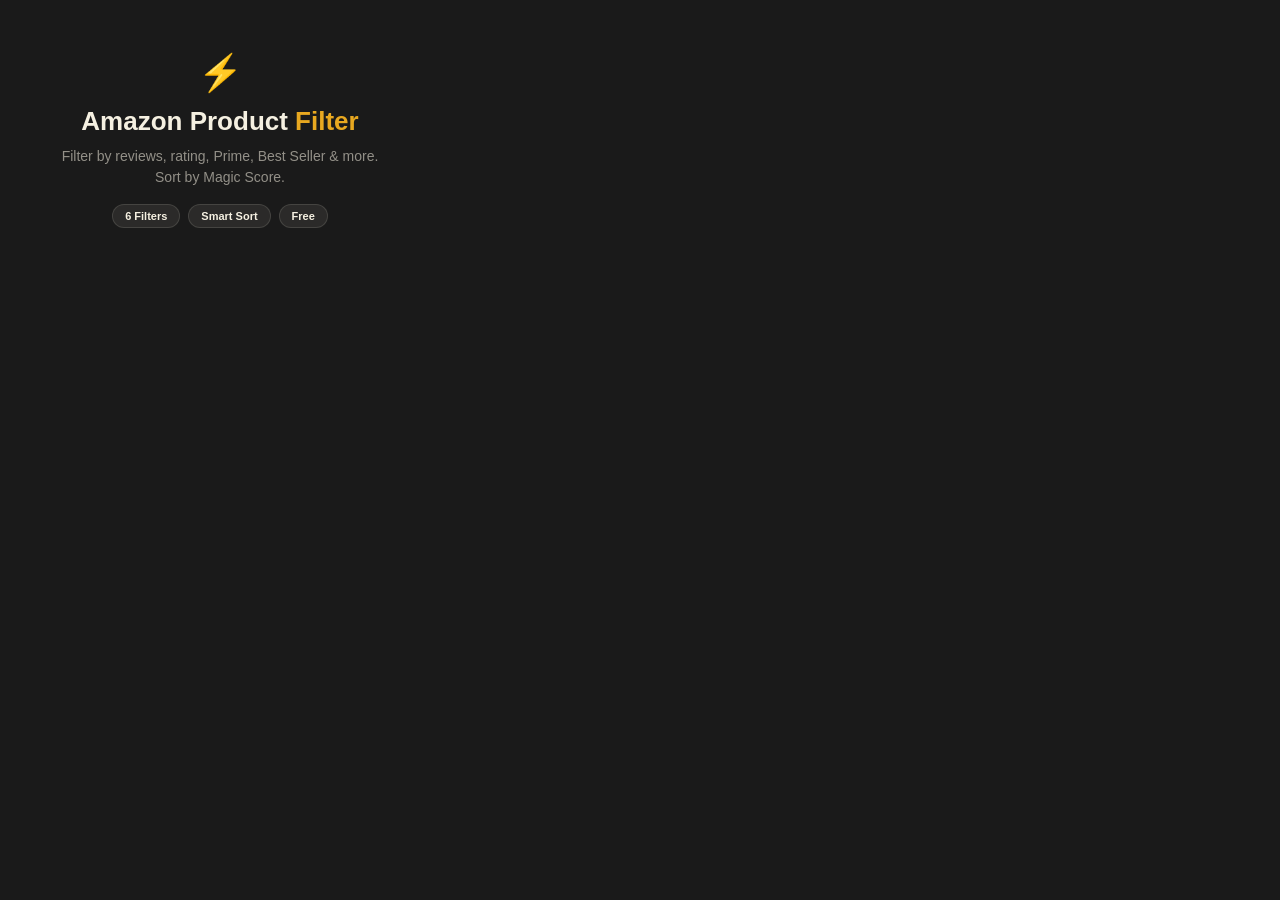
<file: assets/small_promo.html>
<!DOCTYPE html>
<html><head>
<meta charset="UTF-8">
<title>Small Promo Tile (440x280)</title>
<style>
  * { margin: 0; padding: 0; box-sizing: border-box; }
  body { width: 440px; height: 280px; font-family: 'Segoe UI', -apple-system, sans-serif; background: #1a1a1a; color: #f5f0e1; overflow: hidden; display: flex; align-items: center; justify-content: center; }

  .content { text-align: center; padding: 32px; }
  .icon { font-size: 36px; margin-bottom: 12px; }
  h1 { font-size: 26px; font-weight: 800; line-height: 1.2; margin-bottom: 8px; }
  h1 span { color: #e8a820; }
  p { font-size: 14px; color: rgba(245,240,225,0.55); line-height: 1.5; max-width: 340px; margin: 0 auto 16px; }
  .tags { display: flex; gap: 8px; justify-content: center; flex-wrap: wrap; }
  .tag { background: rgba(245,240,225,0.08); border: 1px solid rgba(245,240,225,0.12); padding: 5px 12px; border-radius: 100px; font-size: 11px; font-weight: 600; }
</style>
</head>
<body>
  <div class="content">
    <div class="icon">&#9889;</div>
    <h1>Amazon Product <span>Filter</span></h1>
    <p>Filter by reviews, rating, Prime, Best Seller & more. Sort by Magic Score.</p>
    <div class="tags">
      <span class="tag">6 Filters</span>
      <span class="tag">Smart Sort</span>
      <span class="tag">Free</span>
    </div>
  </div>
</body>
</html>
</file>
<file: landing/style.css>
/* ── Reset & Base ── */
*, *::before, *::after {
  margin: 0;
  padding: 0;
  box-sizing: border-box;
}

:root {
  --bg: #f5f0e1;
  --bg-dark: #1a1a1a;
  --bg-card: #faf6eb;
  --text: #1a1a1a;
  --text-muted: #6b6350;
  --border: #d4cbb5;
  --accent: #e8a820;
  --white: #fff;
  --radius: 10px;
  --radius-lg: 16px;
}

html {
  scroll-behavior: smooth;
}

body {
  font-family: 'Segoe UI', -apple-system, BlinkMacSystemFont, sans-serif;
  background-color: var(--bg);
  color: var(--text);
  line-height: 1.6;
  -webkit-font-smoothing: antialiased;
}

.container {
  max-width: 1080px;
  margin: 0 auto;
  padding: 0 24px;
}

h1, h2, h3 {
  line-height: 1.2;
}

a {
  text-decoration: none;
  color: inherit;
}

img {
  display: block;
}

/* ── Nav ── */
.nav {
  display: flex;
  align-items: center;
  justify-content: space-between;
  max-width: 1080px;
  margin: 0 auto;
  padding: 20px 24px;
}

.nav-brand {
  display: flex;
  align-items: center;
  gap: 10px;
  font-weight: 700;
  font-size: 16px;
}

.nav-cta {
  font-size: 14px;
  font-weight: 600;
  padding: 8px 20px;
  border: 2px solid var(--text);
  border-radius: 8px;
  transition: all 0.2s;
}

.nav-cta:hover {
  background: var(--text);
  color: var(--bg);
}

/* ── Hero ── */
.hero {
  background: var(--bg);
  padding-bottom: 80px;
}

.hero-content {
  text-align: center;
  max-width: 700px;
  margin: 60px auto 0;
  padding: 0 24px;
}

.hero-content h1 {
  font-size: clamp(36px, 6vw, 56px);
  font-weight: 800;
  letter-spacing: -1px;
  margin-bottom: 20px;
}

.highlight {
  color: var(--accent);
}

.hero-sub {
  font-size: 18px;
  color: var(--text-muted);
  margin-bottom: 32px;
  max-width: 560px;
  margin-left: auto;
  margin-right: auto;
}

.hero-actions {
  display: flex;
  gap: 12px;
  justify-content: center;
  flex-wrap: wrap;
  margin-bottom: 16px;
}

.hero-note {
  font-size: 13px;
  color: var(--text-muted);
}

/* ── Buttons ── */
.btn {
  display: inline-flex;
  align-items: center;
  justify-content: center;
  font-size: 15px;
  font-weight: 600;
  padding: 12px 28px;
  border-radius: 8px;
  transition: all 0.2s;
  cursor: pointer;
  border: 2px solid transparent;
}

.btn-primary {
  background: var(--text);
  color: var(--bg);
  border-color: var(--text);
}

.btn-primary:hover {
  background: #333;
  border-color: #333;
}

.btn-secondary {
  background: transparent;
  color: var(--text);
  border-color: var(--border);
}

.btn-secondary:hover {
  border-color: var(--text);
}

.btn-large {
  font-size: 17px;
  padding: 16px 40px;
  border-radius: 10px;
}

/* ── Problem Section ── */
.problem {
  background: var(--bg-dark);
  color: var(--white);
  padding: 80px 0;
}

.problem h2 {
  text-align: center;
  font-size: 32px;
  font-weight: 800;
  margin-bottom: 48px;
}

.problem-grid {
  display: grid;
  grid-template-columns: repeat(auto-fit, minmax(260px, 1fr));
  gap: 24px;
}

.problem-card {
  background: rgba(255,255,255,0.06);
  border: 1px solid rgba(255,255,255,0.1);
  border-radius: var(--radius-lg);
  padding: 28px;
}

.problem-icon {
  font-size: 28px;
  display: block;
  margin-bottom: 12px;
}

.problem-card h3 {
  font-size: 18px;
  margin-bottom: 8px;
}

.problem-card p {
  font-size: 14px;
  color: rgba(255,255,255,0.65);
  line-height: 1.6;
}

/* ── Features Section ── */
.features {
  padding: 80px 0;
}

.features h2 {
  text-align: center;
  font-size: 32px;
  font-weight: 800;
  margin-bottom: 8px;
}

.section-sub {
  text-align: center;
  color: var(--text-muted);
  font-size: 16px;
  margin-bottom: 48px;
}

.features-grid {
  display: grid;
  grid-template-columns: repeat(auto-fit, minmax(280px, 1fr));
  gap: 20px;
}

.feature-card {
  background: var(--bg-card);
  border: 2px solid var(--border);
  border-radius: var(--radius-lg);
  padding: 28px;
  transition: border-color 0.2s;
}

.feature-card:hover {
  border-color: var(--text);
}

.feature-icon {
  font-size: 28px;
  margin-bottom: 12px;
}

.feature-card h3 {
  font-size: 16px;
  font-weight: 700;
  margin-bottom: 6px;
}

.feature-card p {
  font-size: 14px;
  color: var(--text-muted);
  line-height: 1.6;
}

/* ── Sorting Section ── */
.sorting {
  background: var(--bg-card);
  border-top: 2px solid var(--border);
  border-bottom: 2px solid var(--border);
  padding: 80px 0;
}

.sorting-layout {
  display: grid;
  grid-template-columns: 1fr 1fr;
  gap: 48px;
  align-items: center;
}

.sorting-text h2 {
  font-size: 28px;
  font-weight: 800;
  margin-bottom: 12px;
}

.sorting-text > p {
  color: var(--text-muted);
  margin-bottom: 24px;
}

.sorting-list {
  list-style: none;
  display: flex;
  flex-direction: column;
  gap: 16px;
}

.sorting-list li {
  display: flex;
  flex-direction: column;
  gap: 2px;
}

.sorting-list li strong {
  font-size: 15px;
}

.sorting-list li span {
  font-size: 13px;
  color: var(--text-muted);
}

/* Sort Demo Card */
.sort-demo {
  background: var(--white);
  border: 2px solid var(--border);
  border-radius: var(--radius-lg);
  overflow: hidden;
  box-shadow: 0 8px 32px rgba(0,0,0,0.06);
}

.sort-demo-header {
  font-size: 13px;
  font-weight: 700;
  padding: 14px 20px 10px;
  color: var(--text-muted);
  text-transform: uppercase;
  letter-spacing: 0.5px;
}

.sort-demo-option {
  padding: 12px 20px;
  font-size: 14px;
  border-top: 1px solid var(--border);
  transition: background 0.15s;
}

.sort-demo-option.active {
  background: var(--bg);
  font-weight: 700;
  border-left: 3px solid var(--accent);
}

/* ── How It Works ── */
.how {
  padding: 80px 0;
}

.how h2 {
  text-align: center;
  font-size: 32px;
  font-weight: 800;
  margin-bottom: 48px;
}

.steps {
  display: grid;
  grid-template-columns: repeat(auto-fit, minmax(240px, 1fr));
  gap: 32px;
  text-align: center;
}

.step-number {
  width: 48px;
  height: 48px;
  background: var(--text);
  color: var(--bg);
  font-size: 20px;
  font-weight: 800;
  border-radius: 50%;
  display: flex;
  align-items: center;
  justify-content: center;
  margin: 0 auto 16px;
}

.step h3 {
  font-size: 18px;
  margin-bottom: 8px;
}

.step p {
  font-size: 14px;
  color: var(--text-muted);
  max-width: 280px;
  margin: 0 auto;
}

/* ── Domains ── */
.domains {
  background: var(--bg-dark);
  color: var(--white);
  padding: 60px 0;
  text-align: center;
}

.domains h2 {
  font-size: 24px;
  font-weight: 800;
  margin-bottom: 24px;
}

.domain-list {
  display: flex;
  gap: 12px;
  justify-content: center;
  flex-wrap: wrap;
}

.domain-badge {
  background: rgba(255,255,255,0.08);
  border: 1px solid rgba(255,255,255,0.15);
  padding: 8px 20px;
  border-radius: 100px;
  font-size: 14px;
  font-weight: 600;
}

/* ── CTA ── */
.cta {
  padding: 80px 0;
  text-align: center;
}

.cta h2 {
  font-size: 36px;
  font-weight: 800;
  margin-bottom: 12px;
}

.cta > .container > p {
  color: var(--text-muted);
  font-size: 16px;
  margin-bottom: 28px;
  max-width: 480px;
  margin-left: auto;
  margin-right: auto;
}

.cta-note {
  margin-top: 16px;
  font-size: 13px;
  color: var(--text-muted);
}

/* ── Footer ── */
.footer {
  border-top: 2px solid var(--border);
  padding: 32px 0;
}

.footer-inner {
  display: flex;
  align-items: center;
  justify-content: space-between;
  flex-wrap: wrap;
  gap: 16px;
}

.footer-brand {
  display: flex;
  align-items: center;
  gap: 8px;
  font-weight: 700;
  font-size: 14px;
}

.footer-links a {
  font-size: 14px;
  font-weight: 600;
  color: var(--text-muted);
  transition: color 0.2s;
}

.footer-links a:hover {
  color: var(--text);
}

.footer-copy {
  width: 100%;
  text-align: center;
  font-size: 12px;
  color: var(--text-muted);
  margin-top: 8px;
}

/* ── Responsive ── */
@media (max-width: 768px) {
  .sorting-layout {
    grid-template-columns: 1fr;
  }

  .sorting-visual {
    order: -1;
  }

  .hero-content {
    margin-top: 40px;
  }

  .hero-content h1 {
    font-size: 32px;
  }

  .footer-inner {
    justify-content: center;
    text-align: center;
  }
}
</file>
<file: popup.css>
* {
  margin: 0;
  padding: 0;
  box-sizing: border-box;
}

body {
  width: 300px;
  font-family: 'Segoe UI', Tahoma, Geneva, Verdana, sans-serif;
  background-color: #f5f0e1;
  color: #1a1a1a;
}

.container {
  padding: 20px;
}

h1 {
  font-size: 18px;
  font-weight: 700;
  color: #1a1a1a;
  margin-bottom: 16px;
  text-align: center;
  letter-spacing: 0.5px;
}

.setting-row {
  display: flex;
  justify-content: space-between;
  align-items: center;
  margin-bottom: 12px;
}

.label {
  font-size: 13px;
  font-weight: 600;
  color: #1a1a1a;
}

/* Toggle switch */
.toggle {
  position: relative;
  display: inline-block;
  width: 44px;
  height: 24px;
}

.toggle input {
  opacity: 0;
  width: 0;
  height: 0;
}

.slider {
  position: absolute;
  cursor: pointer;
  inset: 0;
  background-color: #c9c0a8;
  border-radius: 24px;
  transition: background-color 0.25s;
}

.slider::before {
  content: "";
  position: absolute;
  height: 18px;
  width: 18px;
  left: 3px;
  bottom: 3px;
  background-color: #fff;
  border-radius: 50%;
  transition: transform 0.25s;
}

.toggle input:checked + .slider {
  background-color: #1a1a1a;
}

.toggle input:checked + .slider::before {
  transform: translateX(20px);
}

.divider {
  height: 1px;
  background-color: #d4cbb5;
  margin: 12px 0;
}

.setting-group {
  display: flex;
  flex-direction: column;
  gap: 10px;
}

.setting-group.disabled {
  opacity: 0.4;
  pointer-events: none;
}

/* Filter items */
.filter-item {
  display: flex;
  flex-direction: column;
  gap: 6px;
}

.checkbox-row {
  display: flex;
  align-items: center;
  gap: 8px;
  font-size: 13px;
  cursor: pointer;
}

.checkbox-row input[type="checkbox"] {
  width: 16px;
  height: 16px;
  accent-color: #1a1a1a;
  cursor: pointer;
}

.threshold-row {
  display: none;
  padding-left: 24px;
}

.threshold-row.visible {
  display: block;
}

select,
input[type="number"] {
  width: 100%;
  padding: 8px 12px;
  font-size: 13px;
  border: 2px solid #1a1a1a;
  border-radius: 6px;
  background-color: #faf6eb;
  color: #1a1a1a;
  outline: none;
  transition: border-color 0.2s;
}

select:focus,
input[type="number"]:focus {
  border-color: #4a4a4a;
}

.status {
  margin-top: 12px;
  font-size: 12px;
  text-align: center;
  color: #6b6350;
  min-height: 16px;
}

/* Google sign-in button */
.google-btn {
  display: flex;
  align-items: center;
  justify-content: center;
  gap: 8px;
  width: 100%;
  padding: 8px 12px;
  font-size: 13px;
  font-weight: 600;
  color: #1a1a1a;
  background-color: #fff;
  border: 2px solid #d4cbb5;
  border-radius: 6px;
  cursor: pointer;
  transition: border-color 0.2s;
}

.google-btn:hover {
  border-color: #1a1a1a;
}

.google-btn svg {
  flex-shrink: 0;
}

/* Signed-in user info */
.user-info {
  display: flex;
  align-items: center;
  justify-content: space-between;
  font-size: 12px;
  color: #6b6350;
}

.user-info span {
  overflow: hidden;
  text-overflow: ellipsis;
  white-space: nowrap;
}

.user-info a {
  color: #1a1a1a;
  font-weight: 600;
  text-decoration: none;
  flex-shrink: 0;
  margin-left: 8px;
}

.user-info a:hover {
  opacity: 0.7;
}

/* Locked pro options in sort dropdown */
select option.pro-option.locked {
  color: #a09882;
}

.bmc-link {
  display: block;
  text-align: center;
  font-size: 13px;
  font-weight: 600;
  color: #1a1a1a;
  text-decoration: none;
  padding: 8px 0;
  transition: opacity 0.2s;
}

.bmc-link:hover {
  opacity: 0.7;
}
</file>
